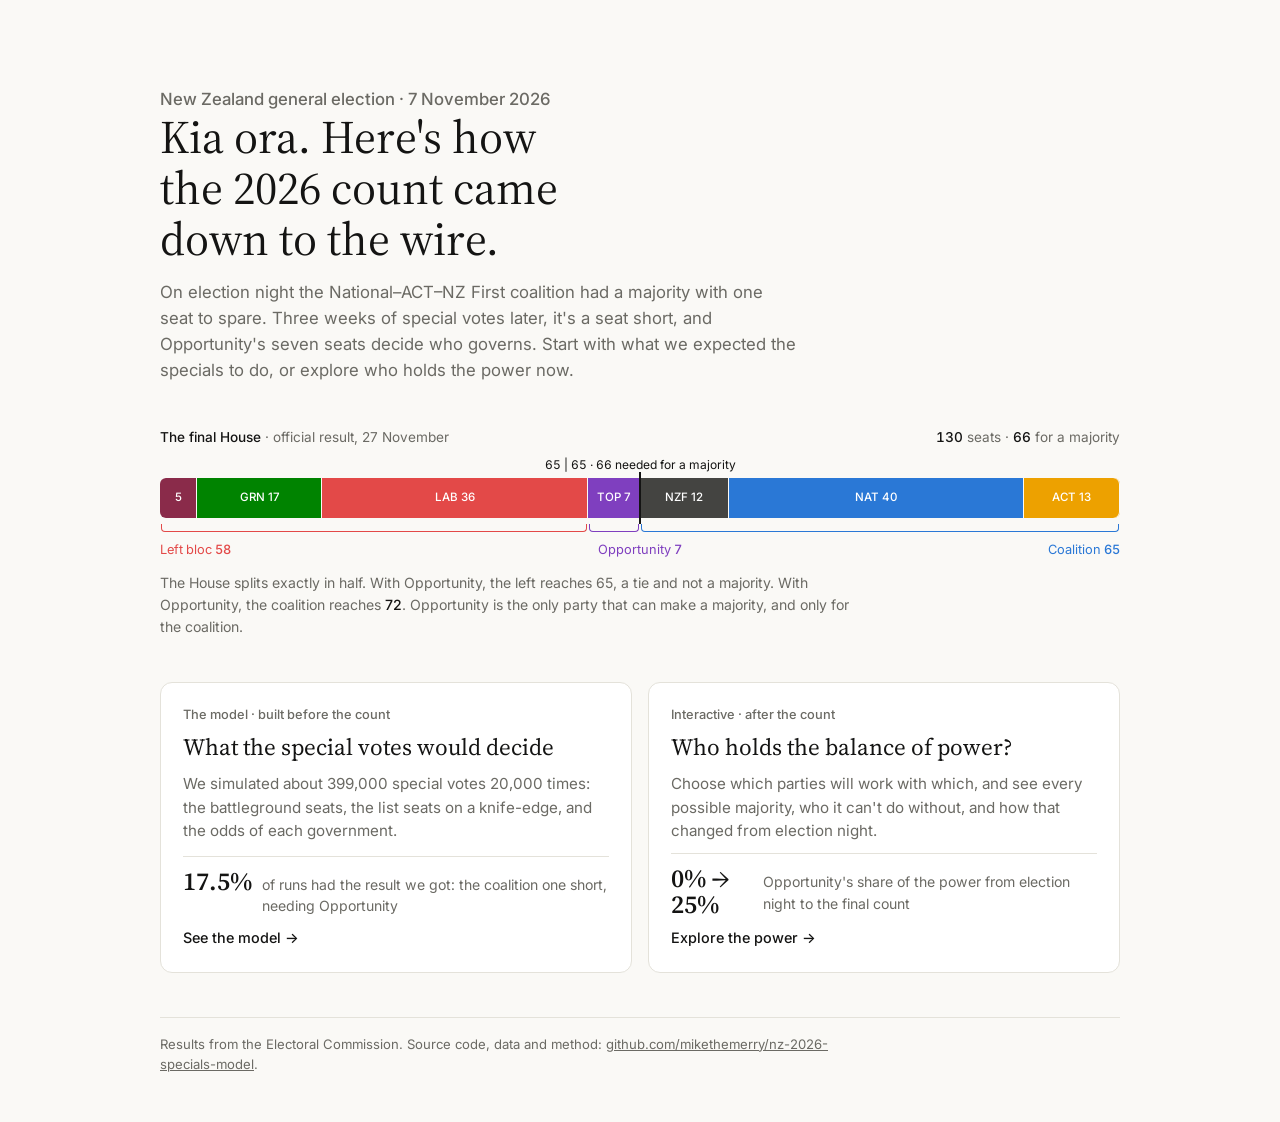
<file: docs/index.html>
<!DOCTYPE html>
<html lang="en-NZ">
<head>
<meta charset="utf-8">
<meta name="viewport" content="width=device-width, initial-scale=1, viewport-fit=cover">
<title>NZ Election 2026</title>
<meta name="description" content="Two ways into New Zealand's 2026 election result: the model of what the special votes would decide, and an interactive look at who holds the balance of power.">
<link rel="preconnect" href="https://fonts.googleapis.com">
<link href="https://fonts.googleapis.com/css2?family=Inter:wght@400;500&family=Source+Serif+4:opsz,wght@8..60,400;8..60,600&display=swap" rel="stylesheet">
<link rel="icon" type="image/png" href="favicon.png">
<link rel="apple-touch-icon" href="apple-touch-icon.jpg">
<link rel="stylesheet" href="theme.css">
<style>
:root{
  --NAT:#2a78d6;--LAB:#e34948;--GRN:#008300;--ACT:#eda100;--NZF:#444441;--TOP:#7f3fbf;--TPM:#8a2b4a;
  --chip:#f1f0eb;
}
@media (prefers-color-scheme:dark){:root{
  --NAT:#5b9be6;--LAB:#ef6b69;--GRN:#3fae4a;--ACT:#f0b43a;--NZF:#a3a39c;--TOP:#a879dc;--TPM:#c9668a;
  --chip:#2b2b29;
}}
*{box-sizing:border-box}
body{padding:0 16px;line-height:1.55}
.home{max-width:60rem;margin:0 auto;padding-block:clamp(32px,7vw,72px) 48px;display:grid;gap:clamp(28px,5vw,44px)}
.eyebrow{font-size:.85rem;color:var(--color-fg-muted);font-weight:500;margin:0 0 10px}
h1,h2{font-family:var(--font-anthropic-serif);font-weight:400;text-wrap:balance;margin:0}
h1{font-size:clamp(2rem,5vw,2.9rem);line-height:1.1;max-width:22ch}
.intro p{color:var(--color-fg-muted);font-size:1.05rem;max-width:40rem;margin:14px 0 0}
.num{font-variant-numeric:tabular-nums}

/* final House */
.house-block{display:grid;gap:8px}
.house-cap{display:flex;flex-wrap:wrap;justify-content:space-between;gap:4px 16px;font-size:.85rem;color:var(--color-fg-muted)}
.house-cap b{color:var(--color-fg);font-weight:500}
.house-wrap{position:relative;padding-top:22px}
.mid-lab{position:absolute;top:0;left:50%;transform:translateX(-50%);font-size:.75rem;white-space:nowrap;color:var(--color-fg)}
.house{position:relative;display:flex;height:40px}
.house span{display:flex;align-items:center;justify-content:center;color:#fff;font-size:.72rem;font-weight:500;white-space:nowrap;overflow:hidden;box-shadow:inset -1px 0 0 var(--color-bg)}
.house span:first-child{border-radius:6px 0 0 6px}.house span:last-of-type{border-radius:0 6px 6px 0}
.house .line{position:absolute;top:-6px;bottom:-6px;left:calc(50% - 1px);width:2px;background:var(--color-fg)}
.brackets{display:grid;grid-template-columns:58fr 7fr 65fr;margin-top:6px;font-size:.8rem}
.br{border:1.5px solid;border-top:0;height:8px;border-radius:0 0 4px 4px;margin-inline:1px}
.br-l{border-color:var(--LAB)}.br-o{border-color:var(--TOP)}.br-r{border-color:var(--NAT)}
.blabs{display:flex;justify-content:space-between;gap:12px;font-size:.8rem;color:var(--color-fg-muted)}
.blabs b{font-weight:500}
.blabs .o{color:var(--TOP);text-align:center}.blabs .l{color:var(--LAB)}.blabs .r{color:var(--NAT);text-align:right}
.house-note{font-size:.88rem;color:var(--color-fg-muted);margin:4px 0 0;max-width:44rem}
.house-note b{color:var(--color-fg);font-weight:500}

/* the two views */
.views{display:grid;grid-template-columns:repeat(auto-fit,minmax(min(100%,22rem),1fr));gap:16px}
.view{display:grid;grid-template-rows:auto auto 1fr auto;gap:10px;padding:22px;background:var(--color-panel);border:1px solid var(--color-border-line);border-radius:12px;color:inherit;text-decoration:none;transition:border-color .2s,transform .2s}
.view:hover{border-color:var(--color-fg-muted);transform:translateY(-2px)}
.view:focus-visible{outline:2px solid var(--NAT);outline-offset:3px}
.view h2{font-size:1.45rem;line-height:1.2}
.view p{margin:0;color:var(--color-fg-muted);font-size:.95rem}
.kind{font-size:.8rem;color:var(--color-fg-muted);font-weight:500}
.fact{display:flex;align-items:baseline;gap:10px;padding-top:12px;border-top:1px solid var(--color-border-line);font-size:.88rem;color:var(--color-fg-muted)}
.fact b{font-family:var(--font-anthropic-serif);font-weight:600;font-size:1.6rem;color:var(--color-fg);line-height:1}
.go{font-size:.9rem;font-weight:500}
.view:hover .go{text-decoration:underline}

.foot{font-size:.82rem;color:var(--color-fg-muted);border-top:1px solid var(--color-border-line);padding-top:16px}
.foot p{margin:0;max-width:44rem}
@media (prefers-reduced-motion:reduce){.view{transition:none}.view:hover{transform:none}}
</style>
</head>
<body>
<main class="home">
  <header class="intro">
    <p class="eyebrow">New Zealand general election · 7 November 2026</p>
    <h1>Kia ora. Here's how the 2026 count came down to the wire.</h1>
    <p>On election night the National–ACT–NZ First coalition had a majority with one seat to spare. Three weeks of special votes later, it's a seat short, and Opportunity's seven seats decide who governs. Start with what we expected the specials to do, or explore who holds the power now.</p>
  </header>

  <section class="house-block" aria-label="The final House">
    <div class="house-cap">
      <span><b>The final House</b> · official result, 27 November</span>
      <span class="num"><b>130</b> seats · <b>66</b> for a majority</span>
    </div>
    <div class="house-wrap">
      <span class="mid-lab num">65 | 65 · 66 needed for a majority</span>
      <div class="house" role="img" aria-label="Te Pāti Māori 5, Green 17, Labour 36 and Opportunity 7 make 65. NZ First 12, National 40 and ACT 13 make 65. A majority needs 66.">
        <span style="flex:5;background:var(--TPM)" title="Te Pāti Māori 5">5</span>
        <span style="flex:17;background:var(--GRN)">GRN 17</span>
        <span style="flex:36;background:var(--LAB)">LAB 36</span>
        <span style="flex:7;background:var(--TOP)">TOP 7</span>
        <span style="flex:12;background:var(--NZF)">NZF 12</span>
        <span style="flex:40;background:var(--NAT)">NAT 40</span>
        <span style="flex:13;background:var(--ACT)">ACT 13</span>
        <div class="line" aria-hidden="true"></div>
      </div>
      <div class="brackets" aria-hidden="true"><div class="br br-l"></div><div class="br br-o"></div><div class="br br-r"></div></div>
    </div>
    <div class="blabs num">
      <span class="l">Left bloc <b>58</b></span>
      <span class="o">Opportunity <b>7</b></span>
      <span class="r">Coalition <b>65</b></span>
    </div>
    <p class="house-note">The House splits exactly in half. With Opportunity, the left reaches 65, a tie and not a majority. With Opportunity, the coalition reaches <b>72</b>. Opportunity is the only party that can make a majority, and only for the coalition.</p>
  </section>

  <section class="views" aria-label="Explore">
    <a class="view" href="specials/">
      <span class="kind">The model · built before the count</span>
      <h2>What the special votes would decide</h2>
      <p>We simulated about 399,000 special votes 20,000 times: the battleground seats, the list seats on a knife-edge, and the odds of each government.</p>
      <div class="fact num"><b>17.5%</b> of runs had the result we got: the coalition one short, needing Opportunity</div>
      <span class="go">See the model →</span>
    </a>
    <a class="view" href="kingmaker/">
      <span class="kind">Interactive · after the count</span>
      <h2>Who holds the balance of power?</h2>
      <p>Choose which parties will work with which, and see every possible majority, who it can't do without, and how that changed from election night.</p>
      <div class="fact num"><b>0% → 25%</b> Opportunity's share of the power from election night to the final count</div>
      <span class="go">Explore the power →</span>
    </a>
  </section>

  <footer class="foot">
    <p>Results from the Electoral Commission. Source code, data and method: <a href="https://github.com/mikethemerry/nz-2026-specials-model">github.com/mikethemerry/nz-2026-specials-model</a>.</p>
  </footer>
</main>
</body>
</html>
</file>
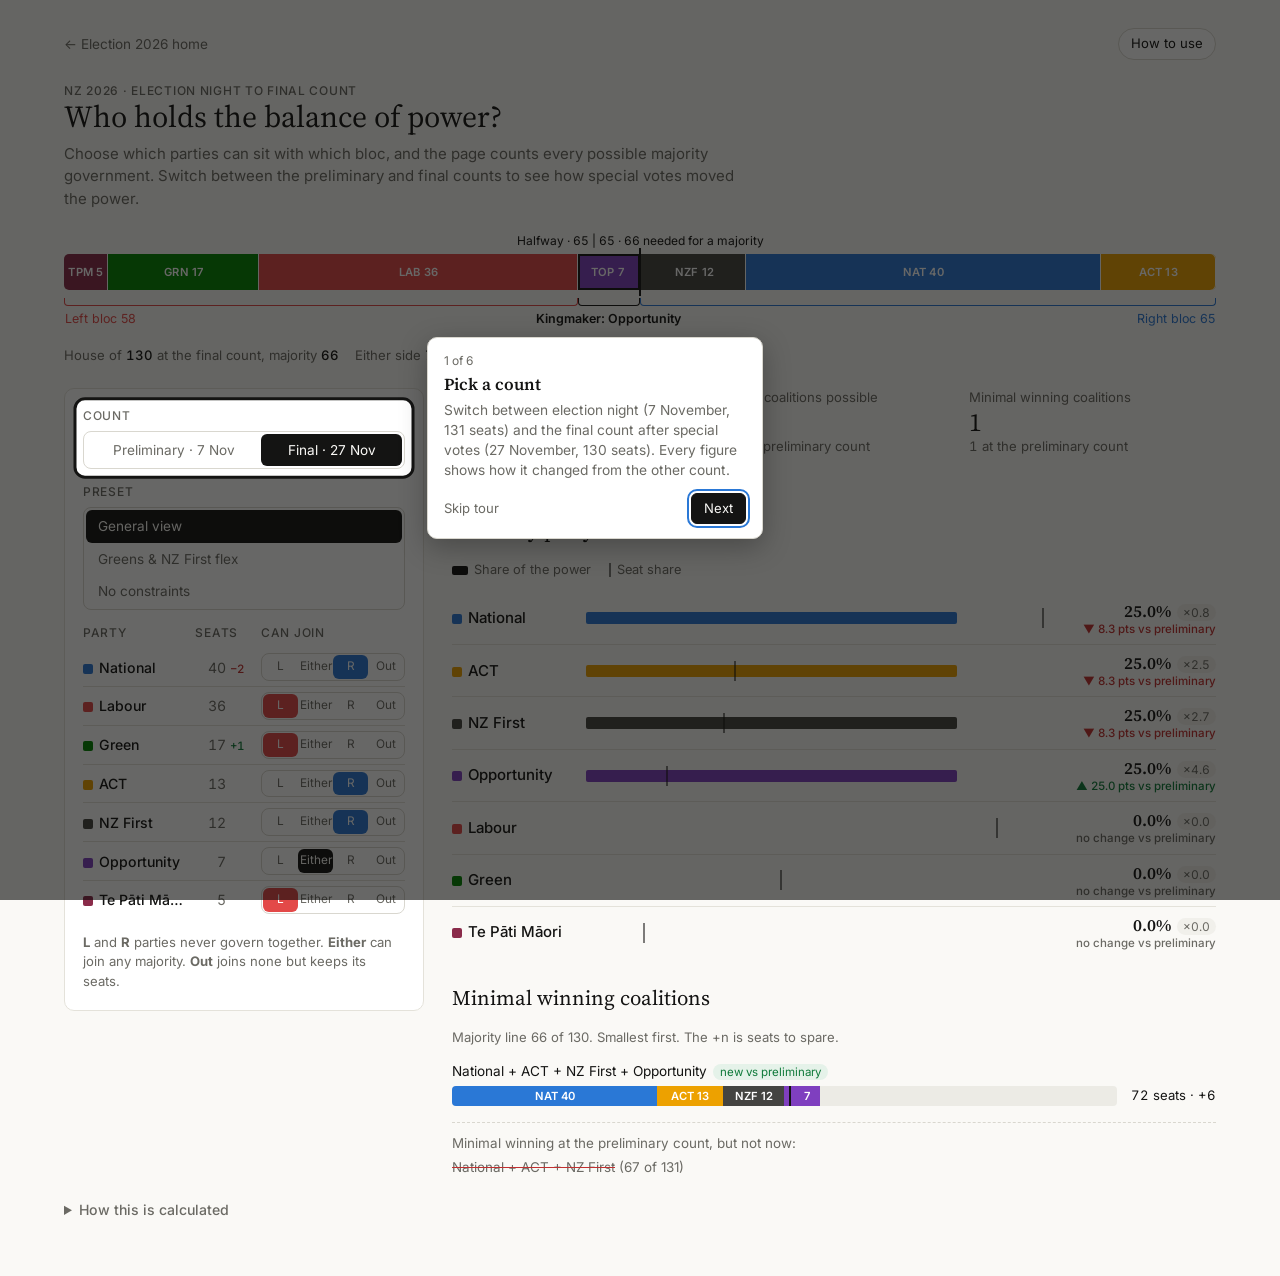
<file: docs/balance/index.html>
<!DOCTYPE html>
<html lang="en-NZ">
<head>
<meta charset="utf-8">
<title>Moved to /kingmaker</title>
<meta http-equiv="refresh" content="0; url=../kingmaker/">
<link rel="canonical" href="https://election26.vantg.nz/kingmaker/">
<script>location.replace("../kingmaker/" + location.search + location.hash);</script>
</head>
<body>
<p>This page has moved to <a href="../kingmaker/">/kingmaker</a>.</p>
</body>
</html>
</file>
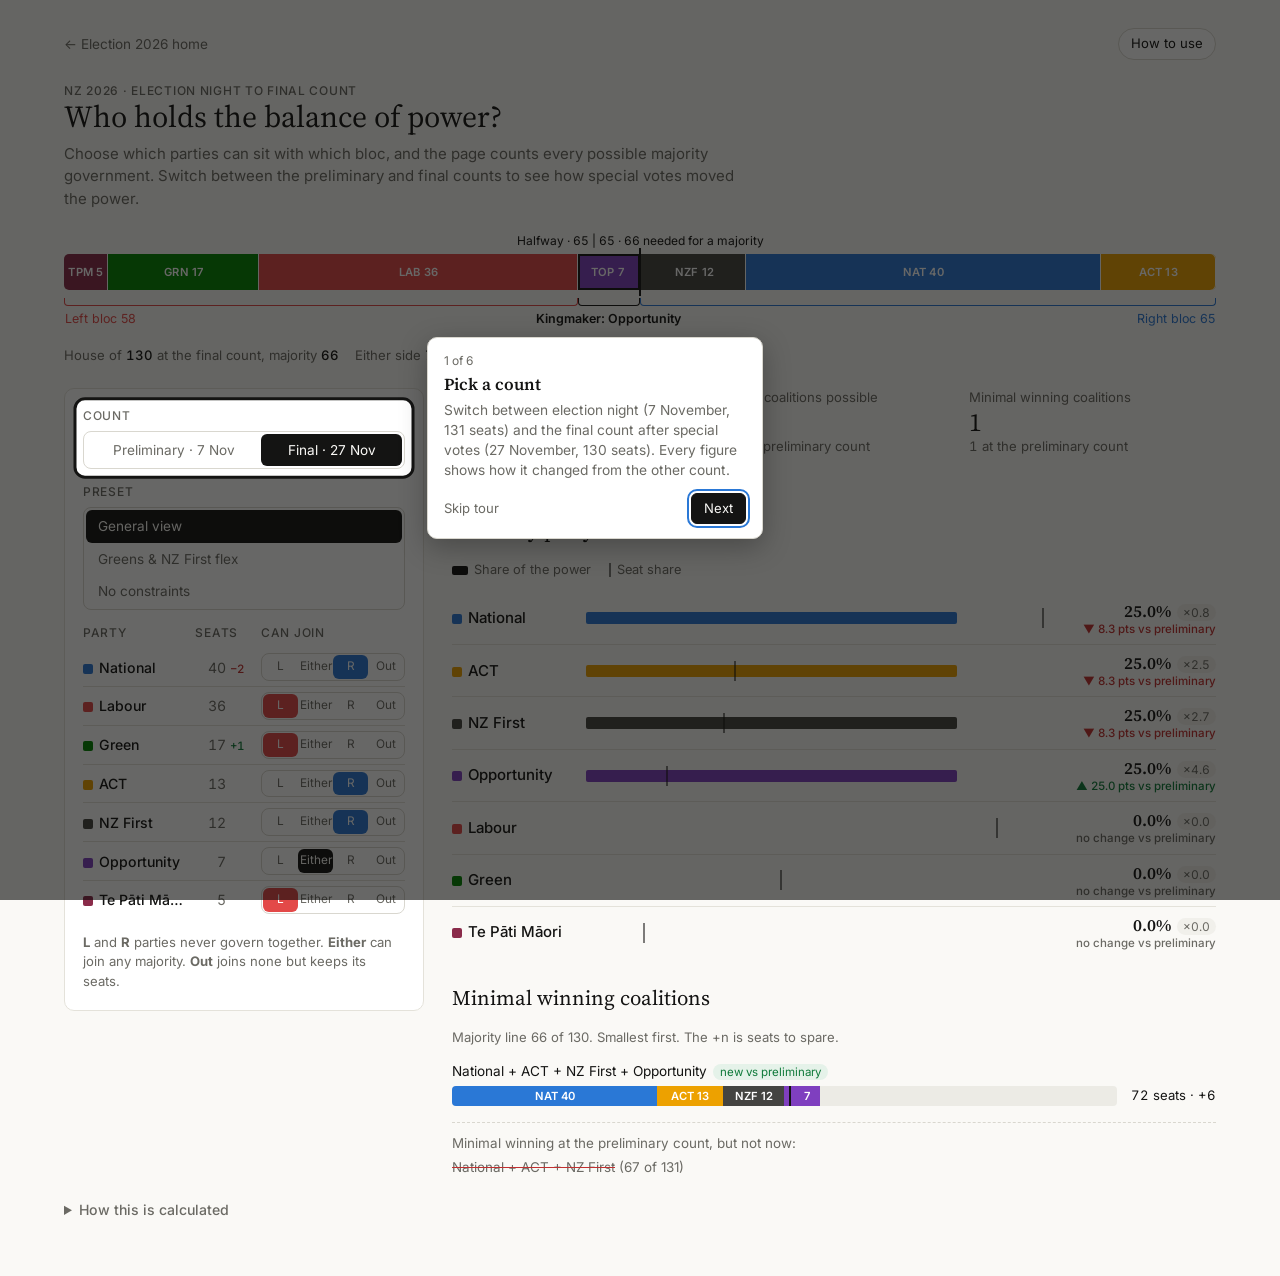
<file: docs/kingmaker/index.html>
<!DOCTYPE html>
<html lang="en-NZ">
<head>
<meta charset="utf-8">
<meta name="viewport" content="width=device-width, initial-scale=1, viewport-fit=cover">
<link rel="icon" type="image/png" href="../favicon.png">
<link rel="apple-touch-icon" href="../apple-touch-icon.jpg">
<title>Balance of Power 2026</title>
<meta name="description" content="Interactive coalition power index for the 2026 New Zealand election: choose which bloc each party can join and compare power at the preliminary and final counts.">
<link rel="preconnect" href="https://fonts.googleapis.com">
<link href="https://fonts.googleapis.com/css2?family=Inter:wght@400;500;600&family=Source+Serif+4:opsz,wght@8..60,400;8..60,600&display=swap" rel="stylesheet">
<style>
html{background:var(--bg)}
body{margin:0}
:root{
  --bg:#faf9f6;--fg:#141413;--muted:#6b6a64;--panel:#ffffff;--line:#e4e2da;--line-strong:#d9d7cf;
  --grid:#ecebe5;--chip:#f1f0eb;--warn:#a86a00;--warn-bg:#fbf3e2;
  --NAT:#2a78d6;--LAB:#e34948;--GRN:#008300;--ACT:#eda100;--NZF:#444441;--TOP:#7f3fbf;--TPM:#8a2b4a;
  --left:#e34948;--right:#2a78d6;--up:#0f7a3a;--down:#c03030;--up-bg:#e5f2e9;
  --serif:"Source Serif 4",Georgia,"Times New Roman",serif;
  --sans:Inter,system-ui,-apple-system,"Segoe UI",Roboto,sans-serif;
}
@media (prefers-color-scheme:dark){:root:not([data-theme="light"]){
  color-scheme:dark;--bg:#1a1a19;--fg:#f0efec;--muted:#a8a69e;--panel:#232322;--line:#383835;--line-strong:#44443f;
  --grid:#2c2c2a;--chip:#2b2b29;--warn:#e0a640;--warn-bg:#33291a;
  --NAT:#5b9be6;--LAB:#ef6b69;--GRN:#3fae4a;--ACT:#f0b43a;--NZF:#a3a39c;--TOP:#a879dc;--TPM:#c9668a;
  --left:#ef6b69;--right:#5b9be6;--up:#4cc47a;--down:#ef6b69;--up-bg:#1d3325;
}}
:root[data-theme="dark"]{
  color-scheme:dark;--bg:#1a1a19;--fg:#f0efec;--muted:#a8a69e;--panel:#232322;--line:#383835;--line-strong:#44443f;
  --grid:#2c2c2a;--chip:#2b2b29;--warn:#e0a640;--warn-bg:#33291a;
  --NAT:#5b9be6;--LAB:#ef6b69;--GRN:#3fae4a;--ACT:#f0b43a;--NZF:#a3a39c;--TOP:#a879dc;--TPM:#c9668a;
  --left:#ef6b69;--right:#5b9be6;--up:#4cc47a;--down:#ef6b69;--up-bg:#1d3325;
}
*{box-sizing:border-box}
body{background:var(--bg);color:var(--fg);font-family:var(--sans);font-size:15px;line-height:1.5;padding:0 16px}
.wrap{max-width:72rem;margin:0 auto;padding-block:28px 56px;display:grid;gap:22px}
.layout{display:grid;grid-template-columns:22.5rem minmax(0,1fr);gap:28px;align-items:start}
.controls{position:sticky;top:calc(env(safe-area-inset-top,0px) + 12px);display:grid;gap:14px;padding:14px}
.results{display:grid;gap:24px;min-width:0}
.ctl{display:grid;gap:6px}
.seg.full{display:flex}.seg.full button{flex:1 1 auto}
.seg.stack{flex-direction:column}.seg.stack button{text-align:left}
.prow-head{display:grid;grid-template-columns:1fr 3.6rem 9rem;gap:8px}
.prow-head span:nth-child(2){text-align:right;padding-right:1.7rem}
.plist{display:grid}
.prow-c{display:grid;grid-template-columns:1fr 3.6rem 9rem;gap:8px;align-items:center;padding:5px 0;border-top:1px solid var(--line)}
.prow-c:first-child{border-top:0}
.prow-c .pname{font-size:.88rem;overflow:hidden;text-overflow:ellipsis}
.prow-c .pseats{color:var(--muted);white-space:nowrap;font-size:.88rem;display:grid;grid-template-columns:1fr 1.7rem;align-items:baseline}
.prow-c .pseats .n{text-align:right}
.prow-c .pseats .delta{margin-left:0;padding-left:4px}
.prow-c .seg{display:flex;padding:1px}
.prow-c .seg button{flex:1;padding:3px 0;font-size:.74rem;text-align:center}
@media (max-width:900px){.layout{grid-template-columns:1fr}.controls{position:static}}
h1,h2{font-family:var(--serif);font-weight:400;text-wrap:balance;margin:0}
h1{font-size:1.9rem;line-height:1.15}
h2{font-size:1.3rem}
.lede{color:var(--muted);max-width:42rem;margin:8px 0 0}
.eyebrow{font-size:.75rem;letter-spacing:.06em;text-transform:uppercase;color:var(--muted);font-weight:500}
.num{font-variant-numeric:tabular-nums}
section{display:grid;gap:14px}
.panel{background:var(--panel);border:1px solid var(--line);border-radius:10px;padding:18px}

/* guided tour */
.topbar{display:flex;align-items:center;justify-content:space-between;gap:12px}
.tour-btn{font:inherit;font-size:.82rem;padding:5px 12px;border-radius:99px;border:1px solid var(--line-strong);background:var(--panel);color:var(--fg);cursor:pointer}
.tour-btn:hover{background:var(--chip)}
.tour-shade{position:fixed;inset:0;width:100%;height:100%;z-index:50;pointer-events:none;animation:tour-in .2s ease}
.tour-tip{position:fixed;z-index:51;width:min(21rem,calc(100vw - 32px));background:var(--panel);color:var(--fg);border:1px solid var(--line-strong);border-radius:10px;padding:14px 16px;box-shadow:0 8px 28px rgba(0,0,0,.28);animation:tour-in .2s ease}
@keyframes tour-in{from{opacity:0}}
.tour-tip .t-step{font-size:.75rem;color:var(--muted)}
.tour-tip h3{font-family:var(--serif);font-weight:600;font-size:1.05rem;margin:2px 0 4px}
.tour-tip p{font-size:.86rem;line-height:1.45;margin:0;color:var(--muted)}
.tour-tip p b{color:var(--fg)}.tour-tip b.tL{color:var(--left)}.tour-tip b.tR{color:var(--right)}
.tour-nav{display:flex;align-items:center;gap:8px;margin-top:12px}
.tour-nav .sp{flex:1}
.tour-nav button{font:inherit;font-size:.82rem;border-radius:6px;padding:5px 12px;cursor:pointer;border:1px solid var(--line-strong);background:transparent;color:var(--fg)}
.tour-nav button.primary{background:var(--fg);color:var(--bg);border-color:var(--fg)}
.tour-nav button.skip{border:0;color:var(--muted);padding-inline:0}
@media (prefers-reduced-motion:reduce){.tour-shade,.tour-tip{animation:none}}

/* house strip */
.house{position:relative;height:36px;display:flex;border-radius:5px;background:var(--grid)}
.house span{height:100%;display:flex;align-items:center;justify-content:center;overflow:hidden;transition:opacity .2s;box-shadow:inset -1px 0 0 var(--bg)}
.house span:first-child{border-radius:5px 0 0 5px}.house span:last-of-type{border-radius:0 5px 5px 0}
.house span,.cbar span{position:relative}
.house span em,.cbar span em{position:absolute;top:50%;transform:translate(-50%,-50%);pointer-events:none}
.house span em{font-style:normal;font-size:.7rem;font-weight:600;color:#fff;white-space:nowrap;letter-spacing:.02em}
.house span.out{opacity:.25}
.house span.king{box-shadow:inset 0 0 0 2px var(--fg)}
.quota{position:absolute;top:-6px;bottom:-6px;width:2px;background:var(--fg)}
.house-wrap{position:relative;padding-top:22px}
.quota-lab{position:absolute;top:0;left:0;right:0;height:18px;font-size:.75rem;color:var(--fg)}
.quota-lab span{position:absolute;white-space:nowrap}
.quota-lab .ql-mid{left:50%;transform:translateX(-50%)}
.brackets{position:relative;height:34px;margin-top:8px}
.br{position:absolute;top:0;height:8px;border:1.5px solid var(--muted);border-top:0;border-radius:0 0 4px 4px}
.br span{position:absolute;top:12px;left:50%;transform:translateX(-50%);font-size:.78rem;white-space:nowrap;color:var(--muted)}
.br-left{border-color:var(--left)}.br-left span{color:var(--left);left:0;transform:none}
.br-right{border-color:var(--right)}.br-right span{color:var(--right);left:auto;right:0;transform:none}
.br-king{border-color:var(--fg)}.br-king span{color:var(--fg);font-weight:600}
.legend{display:flex;flex-wrap:wrap;gap:6px 16px;font-size:.82rem;color:var(--muted)}
.legend b{color:var(--fg);font-weight:500}
.sw{display:inline-block;width:10px;height:10px;border-radius:2px;margin-right:6px;vertical-align:-1px}

/* controls */
.seg{display:inline-flex;border:1px solid var(--line-strong);border-radius:8px;padding:2px;background:var(--panel);flex-wrap:wrap}
.seg button{font:inherit;font-size:.85rem;border:0;background:transparent;color:var(--muted);padding:6px 12px;border-radius:6px;cursor:pointer}
.seg button[aria-pressed="true"]{background:var(--fg);color:var(--bg)}
.seg button:hover:not([aria-pressed="true"]){color:var(--fg);background:var(--chip)}
button:focus-visible{outline:2px solid var(--NAT);outline-offset:2px}
.custom-tag{font-size:.78rem;color:var(--muted)}
.pname{font-weight:500;white-space:nowrap}
.prow-c .seg button[data-v="L"][aria-pressed="true"]{background:var(--left);color:#fff}
.prow-c .seg button[data-v="R"][aria-pressed="true"]{background:var(--right);color:#fff}
.prow-c .seg button[data-v="X"][aria-pressed="true"]{background:var(--muted);color:var(--bg)}
.hint{font-size:.82rem;color:var(--muted);margin:0}
.crumb{font-size:.85rem}.crumb a{color:var(--muted);text-decoration:none}.crumb a:hover{color:var(--fg);text-decoration:underline}

/* headline */
.headline{display:grid;grid-template-columns:repeat(auto-fit,minmax(11rem,1fr));gap:12px}
.stat .v{font-family:var(--serif);font-size:1.6rem;line-height:1.15}
.stat .l{font-size:.82rem;color:var(--muted)}
.warnbox{background:var(--warn-bg);color:var(--warn);border-radius:8px;padding:10px 14px;font-size:.9rem}

/* power bars */
.prow{display:grid;grid-template-columns:7.5rem 1fr 10rem;gap:6px 14px;align-items:center;padding:8px 0;border-top:1px solid var(--line)}
.prow:first-of-type{border-top:0}
.track{position:relative;height:14px}
.track .b{position:absolute;left:0;height:11px;border-radius:2px}
.track .bz{top:1px;height:12px}
.track .seat{position:absolute;top:-3px;bottom:-3px;width:2px;background:var(--fg);opacity:.55}
.pv{text-align:right;font-size:.85rem;line-height:1.25}
.pv b{font-family:var(--serif);font-weight:600;font-size:1.05rem}
.pv small{color:var(--muted);display:block}
.ratio{font-size:.75rem;padding:1px 6px;border-radius:99px;background:var(--chip);color:var(--muted);margin-left:6px}
.keyline{display:flex;flex-wrap:wrap;gap:6px 18px;font-size:.8rem;color:var(--muted)}
.keyline i{display:inline-block;vertical-align:middle;margin-right:6px}

/* coalitions */
.clist{display:grid;gap:10px}
.coal{display:grid;grid-template-columns:1fr auto;gap:4px 14px;align-items:center}
.cbar{display:flex;height:20px;border-radius:4px;overflow:hidden;background:var(--grid);position:relative}
.cbar span{height:100%;display:block;font-size:.7rem;color:#fff;font-weight:600;white-space:nowrap;overflow:hidden}
.cbar span em{font-style:normal}
.cbar .q{position:absolute;top:0;bottom:0;width:2px;background:var(--fg)}
.cmeta{font-size:.82rem;text-align:right;white-space:nowrap}
.cname{font-size:.85rem;grid-column:1/-1}
.cname .tag{font-size:.72rem;padding:1px 7px;border-radius:99px;background:var(--chip);color:var(--muted);margin-left:6px}
.empty{color:var(--muted);font-size:.9rem}
.delta{font-size:.72rem;font-weight:500;margin-left:4px}
.delta.up{color:var(--up)}.delta.down{color:var(--down)}.delta.flat{color:var(--muted)}
.cname .tag.new{background:var(--up-bg);color:var(--up)}
.lost{display:grid;gap:4px;margin-top:6px;padding-top:10px;border-top:1px dashed var(--line-strong);font-size:.84rem;color:var(--muted)}
.lost s{text-decoration-color:var(--down)}


@media (max-width:560px){.prow{grid-template-columns:5.5rem 1fr 7.5rem}}

details summary{cursor:pointer;font-weight:500}
.method{color:var(--muted);font-size:.88rem;max-width:44rem}
.method p{margin:.5em 0}
@media (prefers-reduced-motion:reduce){*{transition:none!important}}
</style>

</head>
<body>
<div class="wrap">
  <nav class="crumb topbar"><a href="../">← Election 2026 home</a><button class="tour-btn" id="tour-start" type="button">How to use</button></nav>
  <header>
    <div class="eyebrow">NZ 2026 · election night to final count</div>
    <h1>Who holds the balance of power?</h1>
    <p class="lede">Choose which parties can sit with which bloc, and the page counts every possible majority government. Switch between the preliminary and final counts to see how special votes moved the power.</p>
  </header>


  <section aria-label="The House" class="house-sec" id="tour-house">
    <div class="house-wrap">
      <div class="quota-lab num" id="qlab"></div>
      <div class="house" id="house"></div>
      <div class="brackets" id="brackets"></div>
    </div>
    <div class="legend" id="legend"></div>
  </section>

  <div class="layout">
    <aside class="panel controls" aria-label="Constraints">
      <div class="ctl" id="tour-count">
        <div class="eyebrow">Count</div>
        <div class="seg full" id="source" role="group" aria-label="Count">
          <button id="src-prelim" data-v="prelim" aria-pressed="false">Preliminary · 7 Nov</button>
          <button id="src-final" data-v="final" aria-pressed="true">Final · 27 Nov</button>
        </div>
      </div>
      <div class="ctl" id="tour-preset">
        <div class="eyebrow">Preset <span class="custom-tag" id="customtag" hidden>· custom</span></div>
        <div class="seg full stack" id="presets" role="group" aria-label="Preset"></div>
      </div>
      <div class="ctl" id="tour-join">
        <div class="eyebrow prow-head"><span>Party</span><span>Seats</span><span>Can join</span></div>
        <div class="plist" id="ptable"></div>
      </div>
      <p class="hint"><b>L</b> and <b>R</b> parties never govern together. <b>Either</b> can join any majority. <b>Out</b> joins none but keeps its seats.</p>
    </aside>

    <main class="results">
      <section aria-live="polite">
        <div class="headline" id="headline"></div>
        <div id="warn"></div>
      </section>
      <section id="tour-power">
        <h2>Power by party</h2>
        <div class="keyline">
          <span><i style="width:16px;height:9px;background:var(--fg);border-radius:2px"></i>Share of the power</span>
          <span><i style="width:2px;height:14px;background:var(--fg);opacity:.55"></i>Seat share</span>
        </div>
        <div id="power"></div>
      </section>
      <section>
        <h2 id="ctitle">Minimal winning coalitions</h2>
        <p class="hint" id="csub"></p>
        <div class="clist" id="coals"></div>
      </section>
    </main>
  </div>

  <details class="method">
    <summary>How this is calculated</summary>
    <p><b>Feasible coalitions.</b> A coalition is any group of parties that are not Out, with no Left party alongside a Right party. It wins if it holds a majority of the House: at least half the seats plus one, so a 65–65 tie is not a win.</p>
    <p><b>Power.</b> Power is the Banzhaf power index. Count every feasible winning coalition. A member is <em>critical</em> if the coalition loses its majority without it. A party's power is its share of all critical appearances, so the figures add to 100%. The ×n beside each figure is power divided by seat share.</p>
    <p><b>Minimal winning coalitions.</b> Coalitions in which every party is critical. These are the realistic governments.</p>
    <p><b>Kingmaker.</b> The party with the most power. When parties tie, the smallest of them is shown, since it gets the most power per seat.</p>
    <p><b>Preliminary and final.</b> Preliminary seats are from the Electoral Commission's election-night count (7 November: a House of 131). Final seats are from the official result after special votes (27 November: 130). Each change marker compares the selected count with the other one.</p>
    <p>This counts arithmetic only. It doesn't weigh policy distance, ministerial demands or confidence-and-supply deals.</p>
  </details>
</div>

<script>
const P=["NAT","LAB","GRN","ACT","NZF","TOP","TPM"];
const NAME={NAT:"National",LAB:"Labour",GRN:"Green",ACT:"ACT",NZF:"NZ First",TOP:"Opportunity",TPM:"Te Pāti Māori"};
const SHORT={NAT:"NAT",LAB:"LAB",GRN:"GRN",ACT:"ACT",NZF:"NZF",TOP:"TOP",TPM:"TPM"};
const SEATS={
  prelim:{label:"preliminary",seats:[42,36,16,13,12,7,5]},
  final:{label:"final",seats:[40,36,17,13,12,7,5]}
};
const OTHER={prelim:"final",final:"prelim"};
const PRESETS={
  general:{label:"General view",c:{NAT:"R",LAB:"L",GRN:"L",ACT:"R",NZF:"R",TOP:"E",TPM:"L"}},
  flex:{label:"Greens & NZ First flex",c:{NAT:"R",LAB:"L",GRN:"E",ACT:"R",NZF:"E",TOP:"E",TPM:"L"}},
  none:{label:"No constraints",c:{NAT:"E",LAB:"E",GRN:"E",ACT:"E",NZF:"E",TOP:"E",TPM:"E"}}
};
const SIDES=[["L","Left"],["E","Either"],["R","Right"],["X","Out"]];
let state={c:{...PRESETS.general.c},src:"final"};

const col=p=>`var(--${p})`;
const fmt=x=>(x*100).toFixed(1)+"%";
const seatsNow=()=>SEATS[state.src].seats;

// ---- analysis ----
function analyse(seats,c){
  const n=P.length,total=seats.reduce((a,b)=>a+b,0),Q=Math.floor(total/2)+1;
  const ok=m=>{let L=false,R=false;for(let i=0;i<n;i++)if(m>>i&1){if(c[P[i]]==="X")return false;if(c[P[i]]==="L")L=true;if(c[P[i]]==="R")R=true;}return !(L&&R);};
  const sum=m=>{let s=0;for(let i=0;i<n;i++)if(m>>i&1)s+=seats[i];return s;};
  const crit=new Array(n).fill(0),mwc=[];let wins=0;
  for(let m=1;m<1<<n;m++){
    if(!ok(m))continue;const s=sum(m);if(s<Q)continue;wins++;
    let allCrit=true;
    for(let i=0;i<n;i++)if(m>>i&1){if(s-seats[i]<Q)crit[i]++;else allCrit=false;}
    if(allCrit)mwc.push({m,s});
  }
  const ct=crit.reduce((a,b)=>a+b,0);
  const bz=crit.map(x=>ct?x/ct:0);
  mwc.sort((a,b)=>a.s-b.s||a.m-b.m);
  return {seats,total,Q,wins,bz,mwc,seatShare:seats.map(x=>x/total)};
}

// ---- render ----
function members(m){return P.filter((_,i)=>m>>i&1);}
function matchPreset(){for(const k in PRESETS){if(P.every(p=>PRESETS[k].c[p]===state.c[p]))return k;}return null;}

function renderControls(){
  const pk=matchPreset(),seats=seatsNow(),other=SEATS[OTHER[state.src]].seats;
  document.getElementById("presets").innerHTML=Object.entries(PRESETS).map(([k,v])=>`<button id="pre-${k}" data-k="${k}" aria-pressed="${pk===k}">${v.label}</button>`).join("");
  document.getElementById("customtag").hidden=!!pk;
  const SIDE_SHORT={L:"L",E:"Either",R:"R",X:"Out"};
  document.getElementById("ptable").innerHTML=P.map((p,i)=>{
    const d=seats[i]-other[i];
    return `<div class="prow-c">
    <div class="pname"><span class="sw" style="background:${col(p)}"></span>${NAME[p]}</div>
    <div class="pseats num"><span class="n">${seats[i]}</span><span class="delta ${d>0?"up":"down"}">${d?`${d>0?"+":"−"}${Math.abs(d)}`:""}</span></div>
    <div class="seg" role="group" aria-label="${NAME[p]} can join">${SIDES.map(([v,l])=>`<button id="side-${p}-${v}" data-p="${p}" data-v="${v}" aria-pressed="${state.c[p]===v}" title="${l}">${SIDE_SHORT[v]}</button>`).join("")}</div>
  </div>`;}).join("");
  for(const b of document.querySelectorAll("#source button"))b.setAttribute("aria-pressed",b.dataset.v===state.src);
}

// Conventional left-to-right placement, used to order parties within each side.
const IDEO=["TPM","GRN","LAB","TOP","NZF","NAT","ACT"];

function kingmaker(a){
  if(!a.bz.some(x=>x>0))return null;
  return P[P.map((_,i)=>i).sort((x,y)=>
    (a.bz[y]-a.bz[x]>1e-9?1:a.bz[x]-a.bz[y]>1e-9?-1:0)||(a.seats[x]-a.seats[y]))[0]];
}

// Order the House: Left bloc from the left edge, Right bloc from the right edge,
// free parties between them on the side they most often govern with, and the
// most powerful party in the middle so it sits across the majority line.
function houseOrder(a){
  const c=state.c,ix=p=>IDEO.indexOf(p),K=kingmaker(a);
  const lean=p=>{ // >0 leans right, <0 leans left
    let s=0;
    for(const x of a.mwc){const ms=members(x.m);if(!ms.includes(p))continue;
      s+=ms.reduce((t,q)=>t+(c[q]==="R"?1:c[q]==="L"?-1:0),0);}
    return s||(ix(p)-3)*1e-3;
  };
  const free=P.filter(p=>c[p]==="E"&&p!==K);
  const out=P.filter(p=>c[p]==="X"&&p!==K);
  const st=p=>a.seats[P.indexOf(p)],Q=a.Q;
  const baseL=[...out.filter(p=>ix(p)<3),...P.filter(p=>c[p]==="L"&&p!==K)].reduce((t,p)=>t+st(p),0);
  const baseR=[...out.filter(p=>ix(p)>=3),...P.filter(p=>c[p]==="R"&&p!==K)].reduce((t,p)=>t+st(p),0);
  // Split the free parties either side of the kingmaker. Prefer splits where neither
  // side has a majority without it, so it sits across the line; then follow each
  // party's leaning as closely as possible.
  let best=null;
  // A kingmaker locked to a bloc stays at that bloc's inner edge, with every free party beyond it.
  if(K&&c[K]==="R")best={goL:free,goR:[]};
  if(K&&c[K]==="L")best={goL:[],goR:free};
  if(!best)for(let m=0;m<1<<free.length;m++){
    const goL=free.filter((_,i)=>m>>i&1),goR=free.filter((_,i)=>!(m>>i&1));
    const l=baseL+goL.reduce((t,p)=>t+st(p),0),r=baseR+goR.reduce((t,p)=>t+st(p),0);
    const straddles=K?(l<Q&&r<Q):true;
    const miss=goL.reduce((t,p)=>t+Math.max(0,lean(p)),0)+goR.reduce((t,p)=>t+Math.max(0,-lean(p)),0);
    const score=(straddles?0:1e6)+miss;
    if(!best||score<best.score)best={score,goL,goR};
  }
  const leftSide=[...out.filter(p=>ix(p)<3),...P.filter(p=>c[p]==="L"&&p!==K),...best.goL];
  const rightSide=[...best.goR,...P.filter(p=>c[p]==="R"&&p!==K),...out.filter(p=>ix(p)>=3)];
  const byIdeo=(x,y)=>ix(x)-ix(y);
  const sortGroup=(arr,pred)=>arr.filter(pred).sort(byIdeo);
  const L=[...sortGroup(leftSide,p=>c[p]==="X"),...sortGroup(leftSide,p=>c[p]==="L"),...sortGroup(leftSide,p=>c[p]==="E")];
  const R=[...sortGroup(rightSide,p=>c[p]==="E"),...sortGroup(rightSide,p=>c[p]==="R"),...sortGroup(rightSide,p=>c[p]==="X")];
  return {order:[...L,...(K?[K]:[]),...R],K};
}

function renderHouse(a){
  const seats=a.seats,total=a.total,Q=a.Q;
  const {order,K}=houseOrder(a);
  const seat=p=>seats[P.indexOf(p)],pct=x=>x/total*100;
  let html="";
  for(const p of order){
    const cls=[state.c[p]==="X"?"out":"",p===K?"king":""].join(" ");
    html+=`<span class="${cls}" style="width:${pct(seat(p))}%;background:${col(p)}" title="${NAME[p]} ${seat(p)}"><em data-full="${SHORT[p]} ${seat(p)}" data-short="${seat(p)}"></em></span>`;
  }
  // One line at the halfway point: a majority is any side that crosses it.
  html+=`<div class="quota" style="left:calc(50% - 1px)"></div>`;
  document.getElementById("house").innerHTML=html;
  const half=total/2,halfTxt=Number.isInteger(half)?`${half} | ${half}`:`${Math.floor(half)}½`;
  document.getElementById("qlab").innerHTML=`<span class="ql-mid">Halfway · ${halfTxt} · ${Q} needed for a majority</span>`;

  // Brackets under the bar: each side's bloc, and the kingmaker between them.
  let x=0;const spans=[];
  for(const p of order){spans.push({p,x0:x,x1:x+seat(p)});x+=seat(p);}
  const sum=ps=>ps.reduce((t,p)=>t+seat(p),0);
  const Lp=order.filter(p=>state.c[p]==="L"),Rp=order.filter(p=>state.c[p]==="R");
  const ext=ps=>{const s=spans.filter(z=>ps.includes(z.p));return s.length?[Math.min(...s.map(z=>z.x0)),Math.max(...s.map(z=>z.x1))]:null;};
  const br=[],lE=ext(Lp),rE=ext(Rp),kE=K?ext([K]):null;
  if(lE)br.push({e:lE,t:`Left bloc ${sum(Lp)}`,k:"left"});
  if(kE)br.push({e:kE,t:`Kingmaker: ${NAME[K]}`,k:"king"});
  if(rE)br.push({e:rE,t:`Right bloc ${sum(Rp)}`,k:"right"});
  document.getElementById("brackets").innerHTML=br.map(b=>`<div class="br br-${b.k}" style="left:${pct(b.e[0])}%;width:${pct(b.e[1]-b.e[0])}%"><span>${b.t}</span></div>`).join("");

  const E=order.filter(p=>state.c[p]==="E");
  document.getElementById("legend").innerHTML=
    `<span>House of <b class="num">${total}</b> at the ${SEATS[state.src].label} count, majority <b class="num">${Q}</b></span>`+
    (E.length?`<span>Either side <b class="num">${sum(E)}</b> (${E.map(p=>NAME[p]).join(", ")})</span>`:"")+
    (P.some(p=>state.c[p]==="X")?`<span>Out <b class="num">${sum(P.filter(p=>state.c[p]==="X"))}</b></span>`:"");
}

function delta(now,then,vsLabel){
  const d=(now-then)*100;
  if(Math.abs(d)<0.05)return `<span class="delta flat">no change vs ${vsLabel}</span>`;
  return `<span class="delta ${d>0?"up":"down"}">${d>0?"▲":"▼"} ${Math.abs(d).toFixed(1)} pts vs ${vsLabel}</span>`;
}

function renderPower(a,b,vs){
  const max=Math.max(...a.bz,...a.seatShare,0.01);
  const sc=x=>Math.min(100,x/max*100);
  const order=P.map((p,i)=>i).sort((x,y)=>a.bz[y]-a.bz[x]||a.seatShare[y]-a.seatShare[x]);
  document.getElementById("power").innerHTML=order.map(i=>{
    const p=P[i],r=a.seatShare[i]?a.bz[i]/a.seatShare[i]:0,out=state.c[p]==="X";
    return `<div class="prow">
      <div class="pname"><span class="sw" style="background:${col(p)}"></span>${NAME[p]}</div>
      <div class="track">
        <div class="b bz" style="width:${sc(a.bz[i])}%;background:${col(p)}"></div>
        <div class="seat" style="left:${sc(a.seatShare[i])}%"></div>
      </div>
      <div class="pv num"><b>${fmt(a.bz[i])}</b>${out?"":`<span class="ratio" title="Power relative to seat share">×${r.toFixed(1)}</span>`}<small>${delta(a.bz[i],b.bz[i],vs)}</small></div>
    </div>`;}).join("");
}

function coalRow(x,a,tag){
  const ms=members(x.m);
  const segs=ms.map(p=>{const v=a.seats[P.indexOf(p)];return `<span style="width:${v/a.total*100}%;background:${col(p)}"><em data-full="${SHORT[p]} ${v}" data-short="${v}"></em></span>`;}).join("");
  return `<div class="coal">
    <div class="cname">${ms.map(p=>NAME[p]).join(" + ")}${tag||""}</div>
    <div class="cbar">${segs}<div class="q" style="left:calc(${a.Q/a.total*100}% - 1px)"></div></div>
    <div class="cmeta num">${x.s} seats · +${x.s-a.Q}</div>
  </div>`;
}

function render(){
  renderControls();
  const vsKey=OTHER[state.src],vs=SEATS[vsKey].label;
  const a=analyse(seatsNow(),state.c),b=analyse(SEATS[vsKey].seats,state.c);
  renderHouse(a);renderPower(a,b,vs);
  const hl=document.getElementById("headline"),warn=document.getElementById("warn"),cl=document.getElementById("coals");
  const K=kingmaker(a),Kb=kingmaker(b);
  const kNote=K===Kb?`same as at the ${vs} count`:Kb?`was ${NAME[Kb]} at the ${vs} count`:`no majority at the ${vs} count`;
  hl.innerHTML=(K?`
    <div class="stat"><div class="l">Kingmaker (most power)</div><div class="v" style="color:${col(K)}">${NAME[K]}</div><div class="l num">${fmt(a.bz[P.indexOf(K)])} of the power · ${kNote}</div></div>`:
    `<div class="stat"><div class="l">Kingmaker</div><div class="v">None</div><div class="l">${Kb?`was ${NAME[Kb]} at the ${vs} count`:"no feasible majority"}</div></div>`)+`
    <div class="stat"><div class="l">Majority coalitions possible</div><div class="v num">${a.wins}</div><div class="l num">${b.wins} at the ${vs} count</div></div>
    <div class="stat"><div class="l">Minimal winning coalitions</div><div class="v num">${a.mwc.length}</div><div class="l num">${b.mwc.length} at the ${vs} count</div></div>`;
  warn.innerHTML=a.wins?"":`<div class="warnbox">No majority is possible under these constraints. The House would need a minority government with confidence and supply, or a fresh election.</div>`;
  document.getElementById("csub").textContent=`Majority line ${a.Q} of ${a.total}. Smallest first. The +n is seats to spare.`;
  const bset=new Set(b.mwc.map(x=>x.m)),aset=new Set(a.mwc.map(x=>x.m));
  const lost=b.mwc.filter(x=>!aset.has(x.m));
  cl.innerHTML=(a.mwc.length?a.mwc.map(x=>coalRow(x,a,bset.has(x.m)?"":`<span class="tag new">new vs ${vs}</span>`)).join(""):`<div class="empty">None.</div>`)+
    (lost.length?`<div class="lost"><div>Minimal winning at the ${vs} count, but not now:</div>${lost.map(x=>`<div><s>${members(x.m).map(p=>NAME[p]).join(" + ")}</s> (${x.s} of ${b.total})</div>`).join("")}</div>`:"");
  fitLabels();
}

document.addEventListener("click",e=>{
  const btn=e.target.closest("button");if(!btn)return;
  if(btn.dataset.k){state.c={...PRESETS[btn.dataset.k].c};render();}
  else if(btn.dataset.p){state.c={...state.c,[btn.dataset.p]:btn.dataset.v};render();}
  else if(btn.closest("#source")){state.src=btn.dataset.v;render();}
});

// Place each segment label in the widest gap between majority lines, and shorten
// or drop it when it won't fit, so no label runs past its segment or across a line.
function fitLabels(){
  for(const bar of document.querySelectorAll(".house,.cbar")){
    const br=bar.getBoundingClientRect();
    const lines=[...bar.querySelectorAll(".quota,.q")].map(l=>{const r=l.getBoundingClientRect();return [r.left-br.left-5,r.right-br.left+5];});
    for(const seg of bar.querySelectorAll("span")){
      const em=seg.querySelector("em");if(!em)continue;
      const x0=seg.offsetLeft+3,x1=seg.offsetLeft+seg.offsetWidth-3;
      let gaps=[[x0,x1]];
      for(const [a,b] of lines)gaps=gaps.flatMap(([g0,g1])=>b<=g0||a>=g1?[[g0,g1]]:[[g0,Math.max(g0,a)],[Math.min(g1,b),g1]]);
      const g=gaps.sort((p,q)=>(q[1]-q[0])-(p[1]-p[0]))[0];
      const room=g?g[1]-g[0]:0;
      em.hidden=false;let fitted=false;
      for(const t of [em.dataset.full,em.dataset.short]){
        em.textContent=t;
        if(em.offsetWidth<=room){fitted=true;break;}
      }
      if(!fitted){em.hidden=true;continue;}
      em.style.left=((g[0]+g[1])/2-seg.offsetLeft)+"px";
    }
  }
}
window.addEventListener("resize",()=>requestAnimationFrame(fitLabels));
if(document.fonts&&document.fonts.ready)document.fonts.ready.then(fitLabels);

render();

// ---- guided tour: spotlights the controls and walks through each preset, applying it ----
const pct0=x=>Math.round(x*100)+"%";
const kingLine=()=>{const a=analyse(seatsNow(),state.c),K=kingmaker(a);
  return K?`<b>${{GRN:"The Greens"}[K]||NAME[K]}</b> becomes the kingmaker, with <b>${pct0(a.bz[P.indexOf(K)])}</b> of the power.`:"No majority is possible.";};
const TOUR=[
  {els:["tour-count"],title:"Pick a count",text:()=>"Switch between election night (7 November, 131 seats) and the final count after special votes (27 November, 130 seats). Every figure shows how it changed from the other count."},
  {els:["pre-general","tour-house"],preset:"general",title:"General view",text:()=>`Only Opportunity crosses the aisle. Labour, the Greens and Te Pāti Māori stay left; National, ACT and NZ First stay right. ${kingLine()} The kingmaker sits outlined in the middle of the House.`},
  {els:["pre-flex","tour-house"],preset:"flex",title:"Greens & NZ First flex",text:()=>`The Greens and NZ First can cross the aisle too, so many more majorities open up. ${kingLine()}`},
  {els:["pre-none","tour-house"],preset:"none",title:"No constraints",text:()=>`Anyone can work with anyone, even National with Labour. Power follows seats more closely. ${kingLine()}`},
  {els:["tour-join"],title:"Or set each party yourself",text:()=>"<b class='tL'>L</b> and <b class='tR'>R</b> parties never govern together. <b>Either</b> can join any majority. <b>Out</b> keeps its seats but joins no government."},
  {els:["tour-power"],title:"Read the power",text:()=>"Each bar is a party's share of the power: how often it's the one a majority can't do without. The tick marks its share of seats, so a bar past the tick means more power than seats."}
];
const tour=(()=>{
  let i=-1,shade=null,tip=null,lastFocus=null,raf=0,saved=null;
  const pad=8,rects=()=>TOUR[i].els.map(id=>document.getElementById(id)).filter(Boolean).map(e=>e.getBoundingClientRect());
  // One overlay with a hole cut for each highlighted element.
  const place=()=>{
    if(i<0)return;
    const rs=rects(),vw=innerWidth,vh=innerHeight;
    const hole=r=>{const x=r.left-pad,y=r.top-pad,w=r.width+pad*2,h=r.height+pad*2,k=10;
      return `M${x+k},${y}h${w-2*k}a${k},${k} 0 0 1 ${k},${k}v${h-2*k}a${k},${k} 0 0 1 -${k},${k}h-${w-2*k}a${k},${k} 0 0 1 -${k},-${k}v-${h-2*k}a${k},${k} 0 0 1 ${k},-${k}z`;};
    shade.setAttribute("viewBox",`0 0 ${vw} ${vh}`);
    shade.innerHTML=`<path fill-rule="evenodd" fill="rgba(10,10,9,.62)" d="M0,0H${vw}V${vh}H0Z ${rs.map(hole).join(" ")}"/>`+
      rs.map(r=>`<rect x="${r.left-pad}" y="${r.top-pad}" width="${r.width+pad*2}" height="${r.height+pad*2}" rx="10" fill="none" stroke="var(--fg)" stroke-width="3"/>`).join("");
    const r=rs[0],tw=tip.offsetWidth,th=tip.offsetHeight,gap=14;
    let left,top;
    if(vw-(r.right+pad+gap)>=tw+16){left=r.right+pad+gap;top=r.top+r.height/2-th/2;}
    else if(r.left-pad-gap>=tw+16){left=r.left-pad-gap-tw;top=r.top+r.height/2-th/2;}
    else{left=Math.min(Math.max(16,r.left),vw-tw-16);top=r.bottom+pad+gap;if(top+th>vh-12)top=r.top-pad-gap-th;}
    Object.assign(tip.style,{left:left+"px",top:Math.min(Math.max(12,top),vh-th-12)+"px"});
  };
  const loop=()=>{place();raf=requestAnimationFrame(loop);};
  // Scroll so every highlighted element is in view together, where it fits.
  const frame=()=>{
    const rs=rects(),t=Math.min(...rs.map(r=>r.top)),b=Math.max(...rs.map(r=>r.bottom)),vh=innerHeight;
    const y=b-t+2*pad<vh-24?scrollY+t-(vh-(b-t))/2:scrollY+t-pad-16;
    scrollTo(0,Math.max(0,y));
  };
  const show=n=>{
    i=n;const st=TOUR[i];
    if(st.preset){state.c={...PRESETS[st.preset].c};state.src="final";render();}
    frame();
    tip.innerHTML=`<div class="t-step">${i+1} of ${TOUR.length}</div><h3 id="tour-title">${st.title}</h3><p>${st.text()}</p>
      <div class="tour-nav"><button class="skip" id="tour-skip">Skip tour</button><span class="sp"></span>
      ${i?'<button id="tour-back">Back</button>':""}<button class="primary" id="tour-next">${i===TOUR.length-1?"Done":"Next"}</button></div>`;
    place();
    document.getElementById("tour-next").focus({preventScroll:true});
  };
  const end=()=>{
    if(i<0)return;i=-1;cancelAnimationFrame(raf);shade.remove();tip.remove();
    removeEventListener("keydown",key);
    state=saved;render();
    try{localStorage.setItem("kingmaker-tour","seen");}catch(e){}
    lastFocus&&lastFocus.focus&&lastFocus.focus();
  };
  const key=e=>{
    if(e.key==="Escape")end();
    else if(e.key==="ArrowRight")i<TOUR.length-1?show(i+1):end();
    else if(e.key==="ArrowLeft"&&i>0)show(i-1);
  };
  const start=()=>{
    if(i>=0)return;lastFocus=document.activeElement;saved={c:{...state.c},src:state.src};
    shade=document.createElementNS("http://www.w3.org/2000/svg","svg");shade.setAttribute("class","tour-shade");shade.setAttribute("aria-hidden","true");
    tip=document.createElement("div");tip.className="tour-tip";tip.setAttribute("role","dialog");tip.setAttribute("aria-labelledby","tour-title");
    tip.addEventListener("click",e=>{
      const id=e.target.id;
      if(id==="tour-next")i<TOUR.length-1?show(i+1):end();
      else if(id==="tour-back")show(i-1);
      else if(id==="tour-skip")end();
    });
    document.body.append(shade,tip);
    addEventListener("keydown",key);
    show(0);loop();
  };
  return {start};
})();
document.getElementById("tour-start").addEventListener("click",tour.start);
// First visit: start the tour once the page has drawn.
try{if(!localStorage.getItem("kingmaker-tour"))setTimeout(tour.start,600);}catch(e){}
</script>
</body>
</html>
</file>
<file: docs/theme.css>
/* Design tokens the dashboard page expects, for running it as a standalone site. */
:root {
  --font-anthropic-sans: Inter, system-ui, -apple-system, "Segoe UI", Roboto, sans-serif;
  --font-anthropic-serif: "Source Serif 4", Georgia, "Times New Roman", serif;
  --color-bg: #faf9f6;
  --color-fg: #141413;
  --color-fg-muted: #6b6a64;
  --color-panel: #ffffff;
  --color-border-line: #e4e2da;
  --color-ok: #0f7a3a;
  --color-warn: #a86a00;
  --color-bad: #c03030;
  --cds-font-size-caption: 0.8125rem;
  --cds-font-size-body: 1rem;
  --cds-font-size-heading: 1.25rem;
  --cds-font-size-title: 2rem;
  --cds-font-weight-medium: 500;
  --cds-gap-xs: 4px; --cds-gap-sm: 8px; --cds-gap-md: 16px; --cds-gap-lg: 24px; --cds-gap-xl: 40px;
  --cds-pad-xs: 4px; --cds-pad-sm: 8px; --cds-pad-md: 12px; --cds-pad-lg: 16px;
  --cds-radius: 8px;
  --cds-surface-popover: #ffffff;
  --cds-border: #d9d7cf;
  --cds-shadow-popover: 0 4px 16px rgba(0, 0, 0, 0.12);
  --cds-text-secondary: #6b6a64;
  --cds-chart-grid: #ecebe5;
  --cds-chart-axis: #b9b7ae;
  --cds-chart-reference: #8f8d85;
  --cds-chart-muted: #b4b2a9;
  --cds-dur-slow: 300ms;
}
@media (prefers-color-scheme: dark) {
  :root {
    --color-bg: #1a1a19;
    --color-fg: #f0efec;
    --color-fg-muted: #a8a69e;
    --color-panel: #232322;
    --color-border-line: #383835;
    --cds-surface-popover: #2b2b29;
    --cds-border: #44443f;
    --cds-text-secondary: #c3c2b7;
    --cds-chart-grid: #2c2c2a;
    --cds-chart-axis: #4a4a46;
    --cds-chart-reference: #77766f;
    --cds-chart-muted: #5f5e5a;
  }
}
html { background: var(--color-bg); }
body { margin: 0; background: var(--color-bg); color: var(--color-fg); font-family: var(--font-anthropic-sans); }
#dash-root { padding: clamp(16px, 4vw, 48px); }
a { color: inherit; }
.site-foot { max-width: 60rem; margin: 3rem auto 0; font-size: var(--cds-font-size-caption); color: var(--color-fg-muted); border-top: 1px solid var(--color-border-line); padding-top: 1rem; }
</file>
